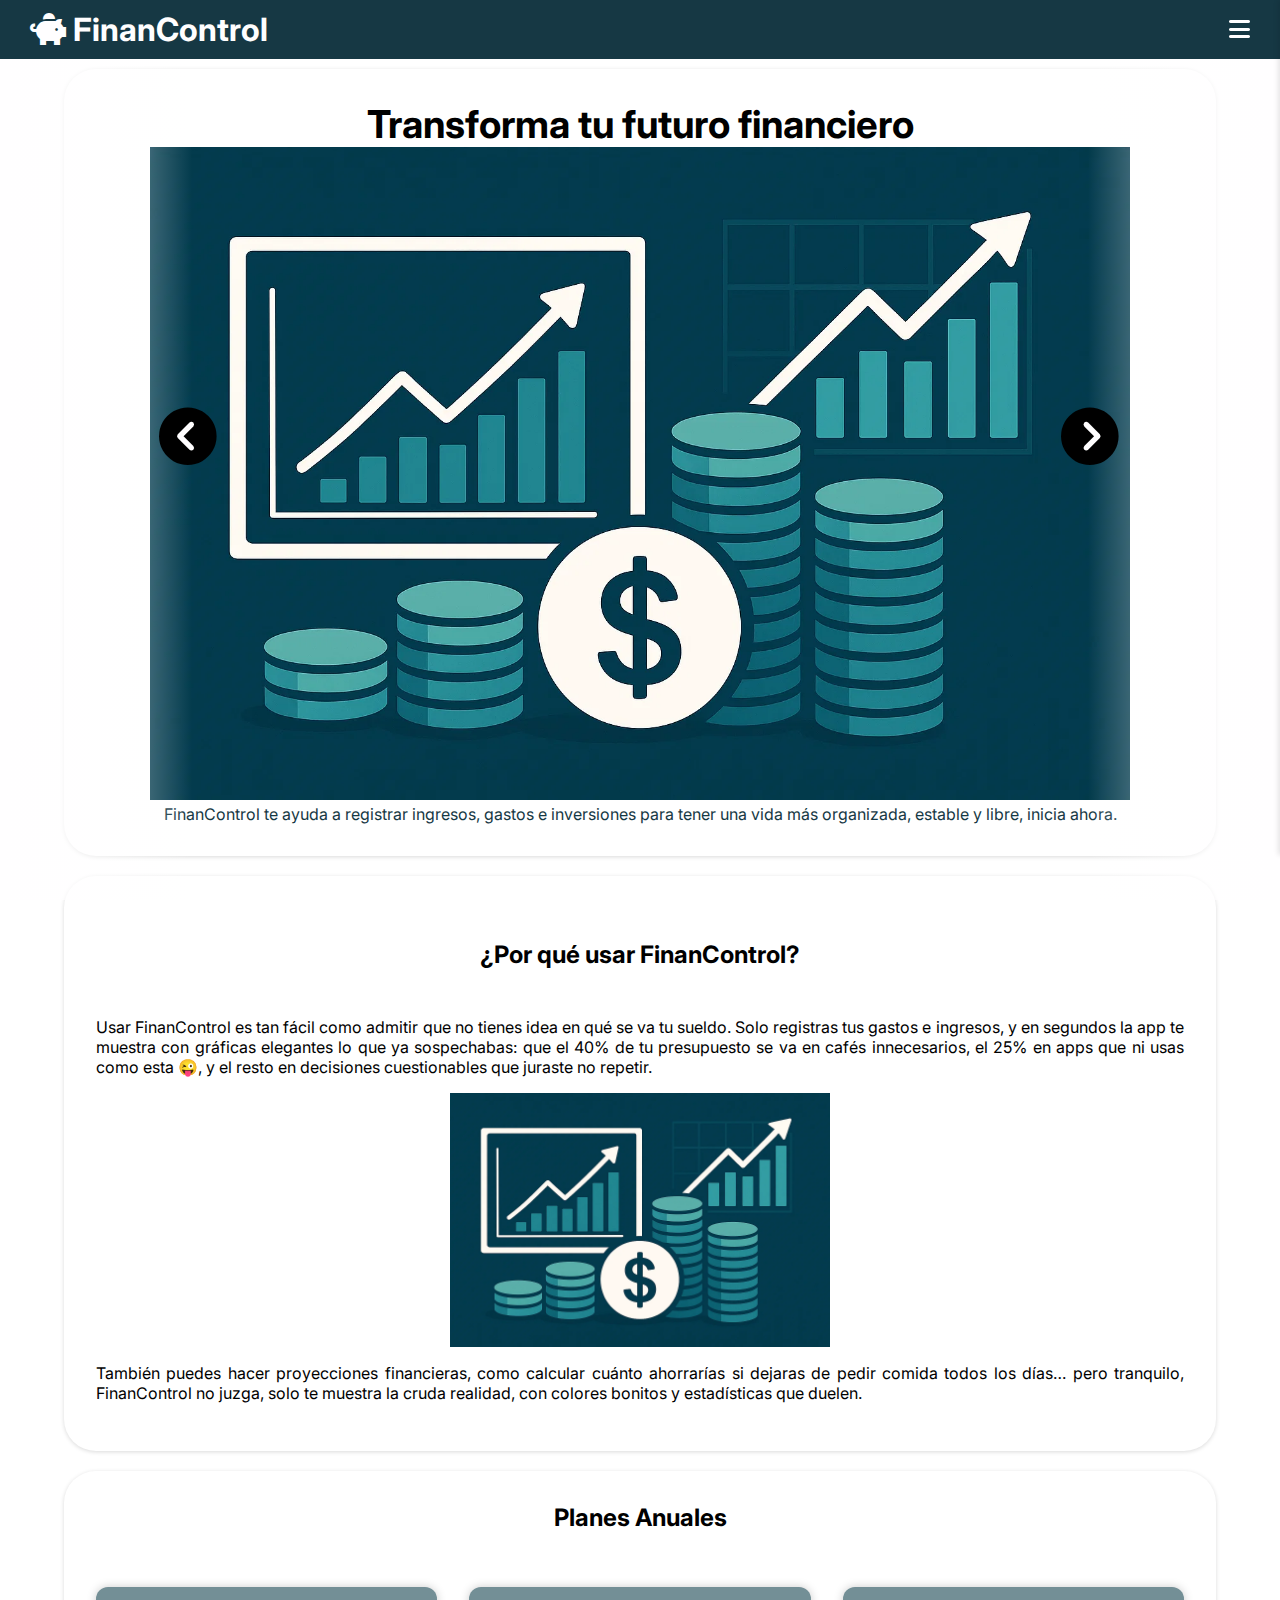
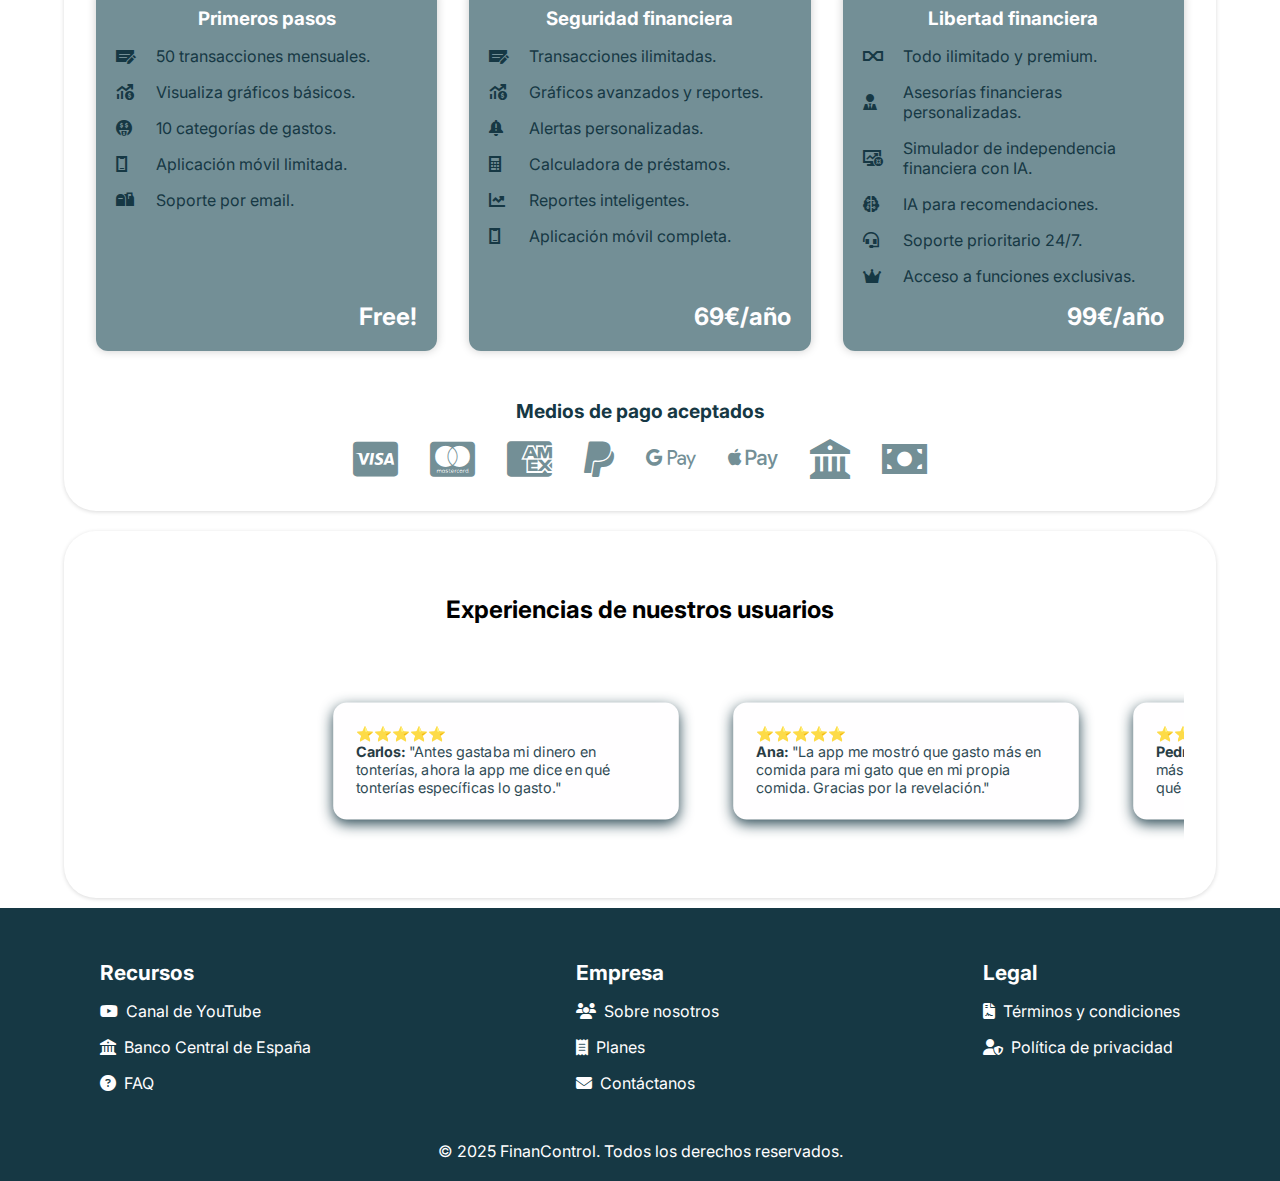
<file: index.html>
<!DOCTYPE html>
<html lang="es">

<head>
    <meta charset='utf-8'>
    <meta http-equiv='X-UA-Compatible' content='IE=edge'>
    <title>💹 index - FinanControl</title>
    <meta name='viewport' content='width=device-width, initial-scale=1'>
    <meta name="description" content="FinanControl: Controla tus finanzas, ahorra y planifica tu futuro financiero.">
    <link rel='stylesheet' type='text/css' media='screen' href='css/main.css'>
    <link rel='stylesheet' type='text/css' media='screen' href='css/responsive.css'>
    <!-- uso de funtes -->
    <link rel='stylesheet' type='text/css' media='screen' href='assets/fonts/awesome/css/all.css'>
    <link rel='stylesheet' type='text/css' media='screen' href='assets/fonts/awesome/css/sharp-solid.css'>
    <link href="https://fonts.googleapis.com/css2?family=Inter:wght@400;600&display=swap" rel="stylesheet">
    <script src='js/main.js'></script>
</head>

<body class="index-page">
    <!-- Navegación superior -->
    <header class="header" aria-label="Encabezado del sitio">
        <nav class="navbar" aria-label="Menú principal">
            <div class="navbar__logo">
                <i class="fa-sharp fa-solid fa-piggy-bank" aria-hidden="true"></i>
                <span class="navbar__title">FinanControl</span>
            </div>
            <button class="navbar__toggle" aria-label="Abrir menú" aria-controls="main-menu" aria-expanded="false">
                <i class="fa-solid fa-bars" aria-hidden="true"></i>
            </button>
            <div class="mobile-nav" id="main-menu" role="navigation" aria-label="Menú móvil">
                <ul class="navbar__nav">
                    <li class="navbar__item">
                        <a href="index.html" class="navbar__link">
                            <i class="fa-sharp fa-solid fa-house" aria-hidden="true"></i>
                            <span>Inicio</span>
                        </a>
                    </li>
                    <li class="navbar__item">
                        <a href="index.html#planes" class="navbar__link">
                            <i class="fa-sharp fa-solid fa-receipt"></i>
                            <span>Planes</span>
                        </a>
                    </li>
                    <li class="navbar__item">
                        <a href="about.html" class="navbar__link">
                            <i class="fa-sharp fa-solid fa-building"></i>
                            <span>Sobre Nosotros</span>
                        </a>
                    </li>
                    <li class="navbar__item">
                        <a href="contactanos.html" class="navbar__link">
                            <i class="fa-sharp fa-solid fa-envelope"></i>
                            <span>Contactanos</span>
                        </a>
                    </li>
                    <li class="navbar__item">
                        <a href="login.html" class="navbar__link navbar__link--accent">
                            <i class="fa-sharp fa-solid fa-right-to-bracket"></i>
                            <span>Acceder</span>
                        </a>
                    </li>
                </ul>
                <div class="navbar__social">
                    <a href="#" class="navbar__social-icon navbar__social-icon--bounce" aria-label="Instagram">
                        <i class="fa-brands fa-square-instagram" aria-hidden="true"></i>
                    </a>
                    <a href="#" class="navbar__social-icon navbar__social-icon--bounce" aria-label="WhatsApp">
                        <i class="fa-brands fa-square-whatsapp" aria-hidden="true"></i>
                    </a>
                    <a href="#" class="navbar__social-icon navbar__social-icon--bounce" aria-label="Facebook">
                        <i class="fa-brands fa-square-facebook" aria-hidden="true"></i>
                    </a>
                    <a href="#" class="navbar__social-icon navbar__social-icon--bounce" aria-label="YouTube">
                        <i class="fa-brands fa-square-youtube" aria-hidden="true"></i>
                    </a>
                    <a href="#" class="navbar__social-icon navbar__social-icon--bounce" aria-label="GitHub">
                        <i class="fa-brands fa-square-github" aria-hidden="true"></i>
                    </a>
                </div>
            </div>
        </nav>
    </header>

    <main class="main" id="main-content" tabindex="-1">
        <!-- Hero: Ventajas del app -->
        <section class="section" aria-labelledby="hero-title">
            <h1 class="hero__title" id="hero-title">Transforma tu futuro financiero</h1>
            <div class="hero__slider">
                <div class="hero__slider-content">
                    <picture>
                        <source srcset="assets/images/Converted/Aumenta_Dinero.png" type="image/png">
                        <img src="assets/images/Aumenta_Dinero.webp"
                            alt="Muestra las ventajas de ahorrar y hacer crecer tu dinero" class="hero__image"
                            loading="lazy" decoding="async">
                    </picture>
                    <p class="hero__description">FinanControl te ayuda a registrar ingresos, gastos e
                        inversiones para tener una vida más organizada, estable y libre, inicia ahora.</p>
                </div>
                <div class="hero__slider-content">
                    <picture>
                        <source srcset="assets/images/Converted/Aumenta_Finanzas.png" type="image/png">
                        <img src="assets/images/Aumenta_Finanzas.webp" alt="Ahorra solo o en familia"
                            class="hero__image" loading="lazy" decoding="async">
                    </picture>
                    <p class="hero__description">FinanControl simplifica la gestión de tus finanzas personales,
                        ayudándote a tomar decisiones inteligentes para alcanzar tus metas financieras.</p>
                </div>
                <div class="hero__slider-content">
                    <picture>
                        <source srcset="assets/images/Converted/Ahorro.png" type="image/png">
                        <img src="assets/images/Ahorro.webp" alt="Ahorra solo o en familia" class="hero__image"
                            loading="lazy" decoding="async">
                    </picture>
                    <p class="hero__description">Visualiza y analiza tus hábitos financieros con gráficos
                        interactivos y descubre oportunidades para maximizar tus ahorros.</p>
                </div>
                <div class="hero__slider-content">
                    <picture>
                        <source srcset="assets/images/Converted/Finanzas.png" type="image/png">
                        <img src="assets/images/Finanzas.webp" alt="Ahorra solo o en familia" class="hero__image"
                            loading="lazy" decoding="async">
                    </picture>
                    <p class="hero__description">Planifica tu futuro financiero con herramientas inteligentes
                        que te ayudan a crear presupuestos efectivos y alcanzar la libertad financiera.</p>
                </div>
            </div>
        </section>

        <!-- Usos y beneficios -->
        <section class="section" aria-labelledby="benefits-title">
            <h2 class="section__title" id="benefits-title">¿Por qué usar FinanControl?</h2>
            <p class="section__description">Usar FinanControl es tan fácil como admitir que no tienes idea en qué se va
                tu sueldo. Solo registras tus gastos e ingresos, y en segundos la app te muestra con gráficas elegantes
                lo que ya sospechabas: que el 40% de tu presupuesto se va en cafés innecesarios, el 25% en apps que ni
                usas como esta 😜, y el resto en decisiones cuestionables que juraste no repetir.
            </p>
            <picture class="section__pictures">
                <source srcset="assets/images/Converted/Aumenta_Dinero.png" type="image/png">
                <img src="assets/images/Aumenta_Dinero.webp" alt="Ahorra solo o en familia" class="section__image"
                    loading="lazy" decoding="async">
            </picture>
            <p class="section__description">
                También puedes hacer proyecciones
                financieras, como calcular cuánto ahorrarías si dejaras de pedir comida todos los días… pero tranquilo,
                FinanControl no juzga, solo te muestra la cruda realidad, con colores bonitos y estadísticas que duelen.
            </p>
        </section>

        <!-- Sección de Planes -->
        <section id="planes" class="section plans" aria-labelledby="plans-title">
            <h2 class="plans__title" id="plans-title">Planes Anuales</h2>
            <div class="plans__grid">
                <div class="plan-card">
                    <h3 class="plan-card__title">Primeros pasos</h3>
                    <div class="plan-card__feature">
                        <i class="plan-card__icon fa-sharp fa-solid fa-money-check-pen"></i>
                        <p class="plan-card__description">50 transacciones mensuales.</p>
                    </div>
                    <div class="plan-card__feature">
                        <i class="plan-card__icon fa-sharp fa-solid fa-chart-mixed-up-circle-dollar"></i>
                        <p class="plan-card__description">Visualiza gráficos básicos.</p>
                    </div>
                    <div class="plan-card__feature">
                        <i class="plan-card__icon fa-sharp fa-solid fa-face-tongue-money"></i>
                        <p class="plan-card__description">10 categorías de gastos.</p>
                    </div>
                    <div class="plan-card__feature">
                        <i class="plan-card__icon fa-sharp fa-solid fa-mobile-iphone"></i>
                        <p class="plan-card__description">
                            Aplicación móvil limitada.</p>
                    </div>
                    <div class="plan-card__feature">
                        <i class="plan-card__icon fa-sharp fa-solid fa-mailbox-flag-up"></i>
                        <p class="plan-card__description">Soporte por email.</p>
                    </div>
                    <span class="plan-card__price">Free!</span>
                </div>
                <div class="plan-card">
                    <h3 class="plan-card__title">Seguridad financiera</h3>
                    <div class="plan-card__feature">
                        <i class="plan-card__icon fa-sharp fa-solid fa-money-check-pen"></i>
                        <p class="plan-card__description">
                            Transacciones ilimitadas.
                        </p>
                    </div>
                    <div class="plan-card__feature">
                        <i class="plan-card__icon fa-sharp fa-solid fa-chart-mixed-up-circle-dollar"></i>
                        <p class="plan-card__description">
                            Gráficos avanzados y reportes.
                        </p>
                    </div>
                    <div class="plan-card__feature">
                        <i class="plan-card__icon fa-sharp fa-solid fa-bell-exclamation"></i>
                        <p class="plan-card__description">
                            Alertas personalizadas.
                        </p>
                    </div>
                    <div class="plan-card__feature">
                        <i class="plan-card__icon fa-sharp fa-solid fa-calculator"></i>
                        <p class="plan-card__description">
                            Calculadora de préstamos.
                        </p>
                    </div>
                    <div class="plan-card__feature">
                        <i class="plan-card__icon fa-sharp fa-solid fa-chart-line-up"></i>
                        <p class="plan-card__description">
                            Reportes inteligentes.
                        </p>
                    </div>
                    <div class="plan-card__feature">
                        <i class="plan-card__icon fa-sharp fa-solid fa-mobile-iphone"></i>
                        <p class="plan-card__description">
                            Aplicación móvil completa.
                        </p>
                    </div>
                    <span class="plan-card__price">69€/año</span>
                </div>
                <div class="plan-card">
                    <h3 class="plan-card__title">Libertad financiera</h3>
                    <div class="plan-card__feature">
                        <i class="plan-card__icon fa-sharp fa-solid fa-infinity"></i>
                        <p class="plan-card__description">
                            Todo ilimitado y premium.
                        </p>
                    </div>
                    <div class="plan-card__feature">
                        <i class="plan-card__icon fa-sharp fa-solid fa-user-tie"></i>
                        <p class="plan-card__description">Asesorías financieras personalizadas.</p>
                    </div>
                    <div class="plan-card__feature">
                        <i class="plan-card__icon fa-sharp fa-solid fa-display-chart-up-circle-currency"></i>
                        <p class="plan-card__description">
                            Simulador de independencia financiera con IA.
                        </p>
                    </div>
                    <div class="plan-card__feature">
                        <i class="plan-card__icon fa-sharp fa-solid fa-brain-circuit"></i>
                        <p class="plan-card__description">
                            IA para recomendaciones.
                        </p>
                    </div>
                    <div class="plan-card__feature">
                        <i class="plan-card__icon fa-sharp fa-solid fa-headset"></i>
                        <p class="plan-card__description">
                            Soporte prioritario 24/7.
                        </p>
                    </div>
                    <div class="plan-card__feature">
                        <i class="plan-card__icon fa-sharp fa-solid fa-crown"></i>
                        <p class="plan-card__description">
                            Acceso a funciones exclusivas.
                        </p>
                    </div>
                    <span class="plan-card__price">99€/año</span>
                </div>
            </div>

            <div class="payment-methods">
                <h3 class="payment-methods__title">Medios de pago aceptados</h3>
                <div class="payment-methods__grid">
                    <!-- Tarjetas de crédito/débito principales -->
                    <i class="fa-brands fa-cc-visa" title="Visa"></i>
                    <i class="fa-brands fa-cc-mastercard" title="Mastercard"></i>
                    <i class="fa-brands fa-cc-amex" title="American Express"></i>

                    <!-- Métodos digitales populares en España -->
                    <i class="fa-brands fa-paypal" title="PayPal"></i>
                    <i class="fa-brands fa-google-pay" title="Google Pay"></i>
                    <i class="fa-brands fa-apple-pay" title="Apple Pay"></i>

                    <!-- Otros métodos locales -->
                    <i class="fa-sharp fa-solid fa-building-columns" title="Transferencia bancaria"></i>
                    <i class="fa-sharp fa-solid fa-money-bill" title="Bizum"></i>
                </div>
            </div>
        </section>

        <!-- Testimonios -->
        <section class="section" aria-labelledby="testimonials-title">
            <h2 class="section__title" id="testimonials-title">Experiencias de nuestros usuarios</h2>
            <div class="testimonials__carousel">
                <div class="testimonial-card">⭐⭐⭐⭐⭐<br><strong class="testimonial-card__author">Carlos:</strong> <span
                        class="testimonial-card__quote">"Antes gastaba mi dinero en tonterías, ahora la app me dice en
                        qué tonterías específicas lo gasto."</span></div>
                <div class="testimonial-card">⭐⭐⭐⭐⭐<br><strong class="testimonial-card__author">Ana:</strong> <span
                        class="testimonial-card__quote">"La app me mostró que gasto más en comida para mi gato que en mi
                        propia comida. Gracias por la revelación."</span></div>
                <div class="testimonial-card">⭐⭐⭐⭐⭐<br><strong class="testimonial-card__author">Pedro:</strong> <span
                        class="testimonial-card__quote">"Descubrí que mi café diario cuesta más que mi hipoteca. Al
                        menos ahora sé por qué estoy en números rojos."</span></div>
                <div class="testimonial-card">⭐⭐⭐⭐⭐<br><strong class="testimonial-card__author">Elena:</strong> <span
                        class="testimonial-card__quote">"La calculadora de préstamos me dijo que necesito tres vidas
                        para pagar mi deuda. ¡Muy precisa!"</span></div>
                <div class="testimonial-card">⭐⭐⭐⭐⭐<br><strong class="testimonial-card__author">Miguel:</strong> <span
                        class="testimonial-card__quote">"Las notificaciones me recuerdan que soy pobre cada 5 minutos.
                        ¡Excelente servicio!"</span></div>
                <div class="testimonial-card">⭐⭐⭐⭐⭐<br><strong class="testimonial-card__author">Sara:</strong> <span
                        class="testimonial-card__quote">"Gracias a la app, ahora sé exactamente cuántos años necesito
                        trabajar para comprar medio piso."</span></div>
                <div class="testimonial-card">⭐⭐⭐⭐⭐<br><strong class="testimonial-card__author">Luis:</strong> <span
                        class="testimonial-card__quote">"La app me sugirió vender un riñón para alcanzar la libertad
                        financiera. ¡Increíble!"</span></div>
            </div>
        </section>
    </main>

    <!-- Footer -->
    <footer class="footer" aria-label="Pie de página">
        <div class="footer__columns">
            <div class="footer__column">
                <h4 class="footer__column-title">Recursos</h4>
                <ul class="footer__list">
                    <li class="footer__item">
                        <a href="https://www.youtube.com" class="footer__link" rel="noopener noreferrer"
                            target="_blank">
                            <i class="fa-brands fa-youtube" aria-hidden="true"></i>
                            <span>Canal de YouTube</span>
                        </a>
                    </li>
                    <li class="footer__item">
                        <a href="https://www.bde.es" class="footer__link" rel="noopener noreferrer" target="_blank">
                            <i class="fa-sharp fa-solid fa-building-columns"></i>
                            <span>Banco Central de España</span>
                        </a>
                    </li>
                    <li class="footer__item">
                        <a href="https://google.es" class="footer__link" rel="noopener noreferrer" target="_blank">
                            <i class="fa-solid fa-circle-question"></i>
                            <span>FAQ</span>
                        </a>
                    </li>
                </ul>
            </div>
            <div class="footer__column">
                <h4 class="footer__column-title">Empresa</h4>
                <ul class="footer__list">
                    <li class="footer__item">
                        <a href="about.html" class="footer__link">
                            <i class="fa-solid fa-users"></i>
                            <span>Sobre nosotros</span>
                        </a>
                    </li>
                    <li class="footer__item">
                        <a href="index.html#planes" class="footer__link">
                            <i class="fa-solid fa-receipt"></i>
                            <span>Planes</span>
                        </a>
                    </li>
                    <li class="footer__item">
                        <a href="contactanos.html" class="footer__link">
                            <i class="fa-solid fa-envelope"></i>
                            <span>Contáctanos</span>
                        </a>
                    </li>
                </ul>
            </div>
            <div class="footer__column">
                <h4 class="footer__column-title">Legal</h4>
                <ul class="footer__list">
                    <li class="footer__item">
                        <a href="#" class="footer__link">
                            <i class="fa-solid fa-file-contract"></i>
                            <span>Términos y condiciones</span>
                        </a>
                    </li>
                    <li class="footer__item">
                        <a href="#" class="footer__link">
                            <i class="fa-solid fa-user-shield"></i>
                            <span>Política de privacidad</span>
                        </a>
                    </li>
                </ul>
            </div>
        </div>
        <p class="footer__copyright">
            © 2025 FinanControl. Todos los derechos reservados.
        </p>
    </footer>
</body>

</html>
</file>
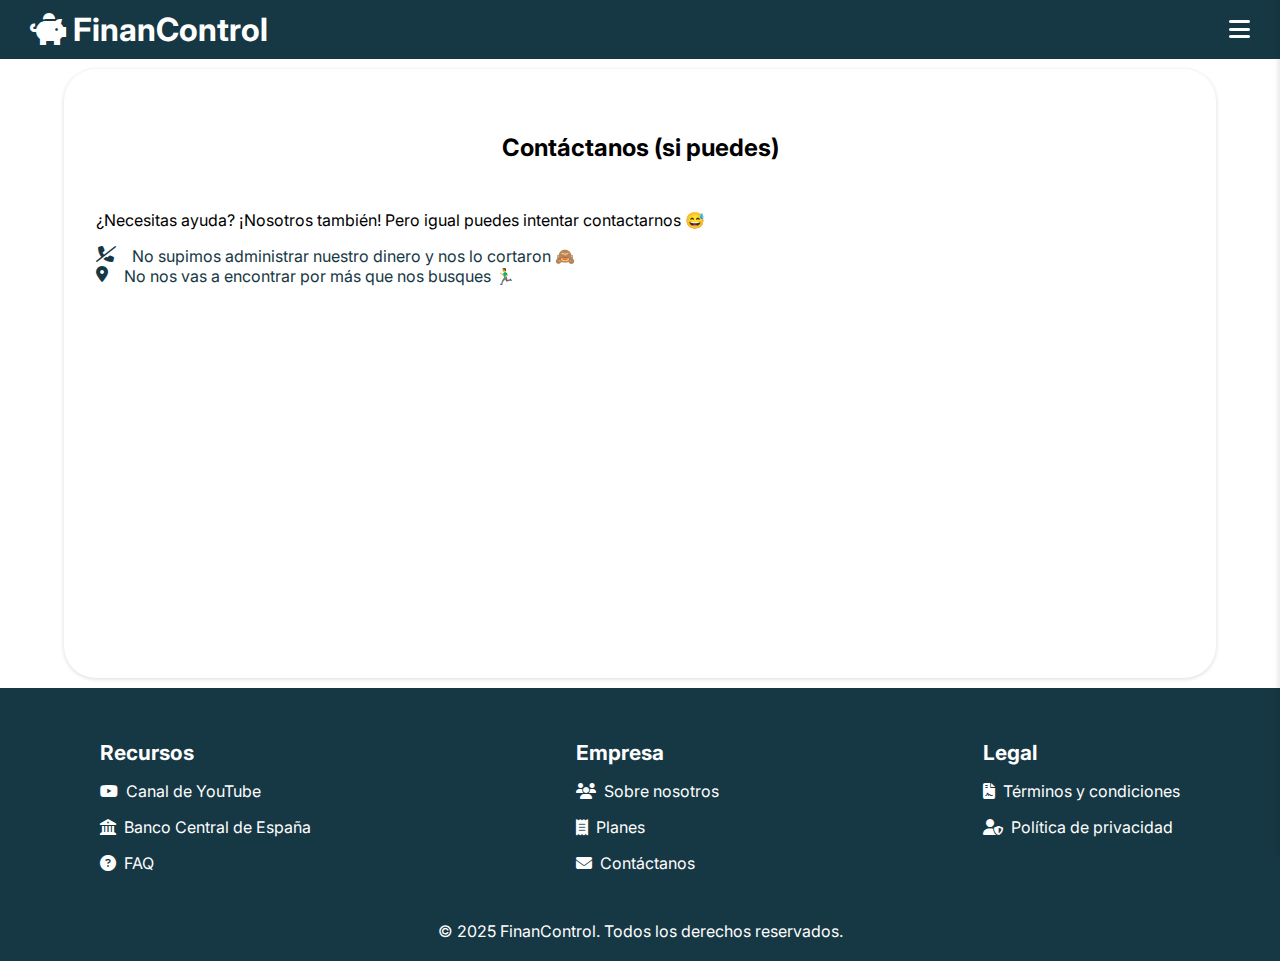
<file: contactanos.html>
<!DOCTYPE html>
<html lang="es">

<head>
    <meta charset='utf-8'>
    <meta http-equiv='X-UA-Compatible' content='IE=edge'>
    <title>💹 index - FinanControl</title>
    <meta name='viewport' content='width=device-width, initial-scale=1'>
    <meta name="description" content="FinanControl: Controla tus finanzas, ahorra y planifica tu futuro financiero.">
    <link rel='stylesheet' type='text/css' media='screen' href='css/main.css'>
    <link rel='stylesheet' type='text/css' media='screen' href='css/responsive.css'>
    <!-- uso de funtes -->
    <link rel='stylesheet' type='text/css' media='screen' href='assets/fonts/awesome/css/all.css'>
    <link rel='stylesheet' type='text/css' media='screen' href='assets/fonts/awesome/css/sharp-solid.css'>
    <link href="https://fonts.googleapis.com/css2?family=Inter:wght@400;600&display=swap" rel="stylesheet">
    <script src='js/main.js'></script>
</head>

<body class="index-page">
    <!-- Navegación superior -->
     <header class="header" aria-label="Encabezado del sitio">
        <nav class="navbar" aria-label="Menú principal">
            <div class="navbar__logo">
                <i class="fa-sharp fa-solid fa-piggy-bank" aria-hidden="true"></i>
                <span class="navbar__title">FinanControl</span>
            </div>
            <button class="navbar__toggle" aria-label="Abrir menú" aria-controls="main-menu" aria-expanded="false">
                <i class="fa-solid fa-bars" aria-hidden="true"></i>
            </button>
            <div class="mobile-nav" id="main-menu" role="navigation" aria-label="Menú móvil">
                <ul class="navbar__nav">
                    <li class="navbar__item">
                        <a href="index.html" class="navbar__link">
                            <i class="fa-sharp fa-solid fa-house" aria-hidden="true"></i>
                            <span>Inicio</span>
                        </a>
                    </li>
                    <li class="navbar__item">
                        <a href="index.html#planes" class="navbar__link">
                            <i class="fa-sharp fa-solid fa-receipt"></i>
                            <span>Planes</span>
                        </a>
                    </li>
                    <li class="navbar__item">
                        <a href="about.html" class="navbar__link">
                            <i class="fa-sharp fa-solid fa-building"></i>
                            <span>Sobre Nosotros</span>
                        </a>
                    </li>
                    <li class="navbar__item">
                        <a href="contactanos.html" class="navbar__link">
                            <i class="fa-sharp fa-solid fa-envelope"></i>
                            <span>Contactanos</span>
                        </a>
                    </li>
                    <li class="navbar__item">
                        <a href="login.html" class="navbar__link navbar__link--accent">
                            <i class="fa-sharp fa-solid fa-right-to-bracket"></i>
                            <span>Acceder</span>
                        </a>
                    </li>
                </ul>
                <div class="navbar__social">
                    <a href="#" class="navbar__social-icon navbar__social-icon--bounce" aria-label="Instagram">
                        <i class="fa-brands fa-square-instagram" aria-hidden="true"></i>
                    </a>
                    <a href="#" class="navbar__social-icon navbar__social-icon--bounce" aria-label="WhatsApp">
                        <i class="fa-brands fa-square-whatsapp" aria-hidden="true"></i>
                    </a>
                    <a href="#" class="navbar__social-icon navbar__social-icon--bounce" aria-label="Facebook">
                        <i class="fa-brands fa-square-facebook" aria-hidden="true"></i>
                    </a>
                    <a href="#" class="navbar__social-icon navbar__social-icon--bounce" aria-label="YouTube">
                        <i class="fa-brands fa-square-youtube" aria-hidden="true"></i>
                    </a>
                    <a href="#" class="navbar__social-icon navbar__social-icon--bounce" aria-label="GitHub">
                        <i class="fa-brands fa-square-github" aria-hidden="true"></i>
                    </a>
                </div>
            </div>
        </nav>
    </header>
    <main class="main" id="main-content" tabindex="-1">

        <!-- seccion de contacto -->
        <section class="section contact" aria-labelledby="contact-title">
            <h2 class="section__title" id="contact-title">Contáctanos (si puedes)</h2>
            <p class="section__description">
                ¿Necesitas ayuda? ¡Nosotros también! Pero igual puedes intentar contactarnos 😅
            </p>

            <div class="contact__info">
                <div class="contact__item">
                    <i class="fa-solid fa-phone-slash contact__icon"></i>
                    <p class="contact__text">No supimos administrar nuestro dinero y nos lo cortaron 🙈</p>
                </div>

                <div class="contact__item">
                    <i class="fa-solid fa-location-dot contact__icon"></i>
                    <p class="contact__text">No nos vas a encontrar por más que nos busques 🏃‍♂️</p>
                </div>

                <div class="contact__maps">
                    <iframe class="contact__map"
                        src="https://www.google.com/maps/embed?pb=!1m18!1m12!1m3!1d4085665.1116385544!2d-37.40232366878337!3d25.24894330107373!2m3!1f0!2f0!3f0!3m2!1i1024!2i768!4f13.1!3m3!1m2!1s0x0%3A0x0!2zMjXCsDE0JzU2LjIiTiAzN8KwMjQnMTMuOSJX!5e0!3m2!1ses!2ses!4v1627388400000!5m2!1ses!2ses"
                        style="border:0;" allowfullscreen="" loading="lazy" referrerpolicy="no-referrer-when-downgrade">
                    </iframe>
                </div>


            </div>
        </section>

    </main>

    <!-- Footer -->
    <footer class="footer" aria-label="Pie de página">
        <div class="footer__columns">
            <div class="footer__column">
                <h4 class="footer__column-title">Recursos</h4>
                <ul class="footer__list">
                    <li class="footer__item">
                        <a href="https://www.youtube.com" class="footer__link" rel="noopener noreferrer"
                            target="_blank">
                            <i class="fa-brands fa-youtube" aria-hidden="true"></i>
                            <span>Canal de YouTube</span>
                        </a>
                    </li>
                    <li class="footer__item">
                        <a href="https://www.bde.es" class="footer__link" rel="noopener noreferrer" target="_blank">
                            <i class="fa-sharp fa-solid fa-building-columns"></i>
                            <span>Banco Central de España</span>
                        </a>
                    </li>
                    <li class="footer__item">
                        <a href="https://google.es" class="footer__link" rel="noopener noreferrer" target="_blank">
                            <i class="fa-solid fa-circle-question"></i>
                            <span>FAQ</span>
                        </a>
                    </li>
                </ul>
            </div>
            <div class="footer__column">
                <h4 class="footer__column-title">Empresa</h4>
                <ul class="footer__list">
                    <li class="footer__item">
                        <a href="about.html" class="footer__link">
                            <i class="fa-solid fa-users"></i>
                            <span>Sobre nosotros</span>
                        </a>
                    </li>
                    <li class="footer__item">
                        <a href="index.html#planes" class="footer__link">
                            <i class="fa-solid fa-receipt"></i>
                            <span>Planes</span>
                        </a>
                    </li>
                    <li class="footer__item">
                        <a href="contactanos.html" class="footer__link">
                            <i class="fa-solid fa-envelope"></i>
                            <span>Contáctanos</span>
                        </a>
                    </li>
                </ul>
            </div>
            <div class="footer__column">
                <h4 class="footer__column-title">Legal</h4>
                <ul class="footer__list">
                    <li class="footer__item">
                        <a href="#" class="footer__link">
                            <i class="fa-solid fa-file-contract"></i>
                            <span>Términos y condiciones</span>
                        </a>
                    </li>
                    <li class="footer__item">
                        <a href="#" class="footer__link">
                            <i class="fa-solid fa-user-shield"></i>
                            <span>Política de privacidad</span>
                        </a>
                    </li>
                </ul>
            </div>
        </div>
        <p class="footer__copyright">
            © 2025 FinanControl. Todos los derechos reservados.
        </p>
    </footer>
</body>

</html>
</file>
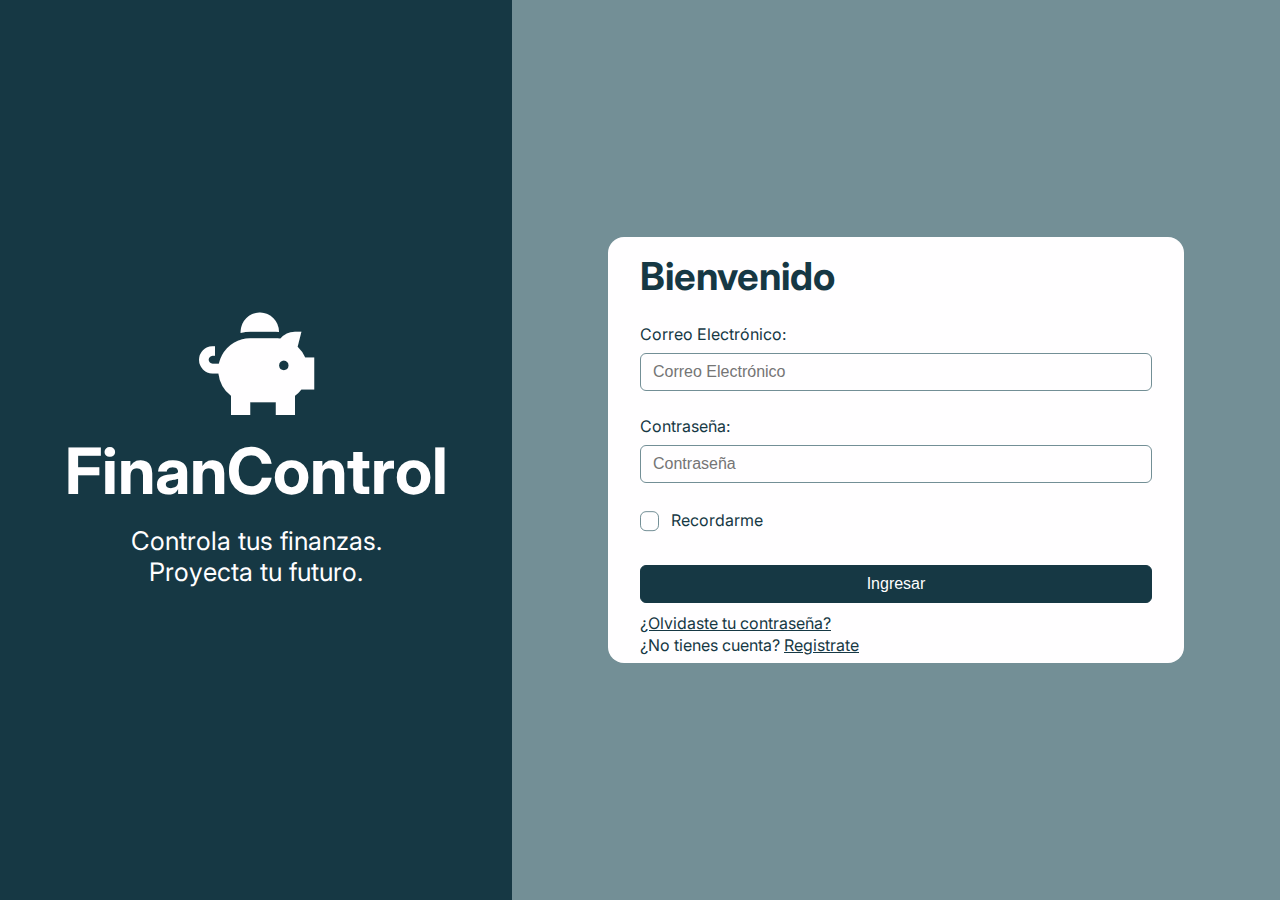
<file: login.html>
<!DOCTYPE html>
<html lang="es">

<head>
    <meta charset='utf-8'>
    <meta http-equiv='X-UA-Compatible' content='IE=edge'>
    <title>💹 Login - FinanControl</title>
    <meta name='viewport' content='width=device-width, initial-scale=1'>
    <link rel='stylesheet' type='text/css' media='screen' href='css/main.css'>
    <link rel='stylesheet' type='text/css' media='screen' href='css/responsive.css'>
    <!-- uso de funtes -->
    <link rel='stylesheet' type='text/css' media='screen' href='assets/fonts/awesome/css/all.css'>
    <link rel='stylesheet' type='text/css' media='screen' href='assets/fonts/awesome/css/sharp-solid.css'>
    <link href="https://fonts.googleapis.com/css2?family=Inter:wght@400;600&display=swap" rel="stylesheet">
    <!-- <script src='main.js'></script> -->
</head>

<body class="login-page">
    <!-- sección para crear el login -->
    <header class="login-page__header">
        <span class="fa-sharp fa-solid fa-piggy-bank login-page__icon"></span>
        <h1 class="login-page__title">FinanControl</h1>
        <p class="login-page__text">Controla tus finanzas.</p>
        <p class="login-page__text">Proyecta tu futuro.</p>
    </header>
    <main class="login-page__main" role="main">
        <div class="login-form-container">
            <h2 class="login-form-container__title">Bienvenido</h2>
            <form class="login-form" action="/ruta-destino" method="POST" id="myForm" aria-labelledby="login-title">
                <div class="login-form__input-group">
                    <label for="email" class="login-form__label">Correo Electrónico:</label>
                    <input type="email" id="email" name="email" required placeholder="Correo Electrónico"
                        class="login-form__input" aria-describedby="email-error" aria-invalid="false"
                        autocomplete="email">
                    <div id="email-error" class="error-message" aria-live="polite" style="display: none;"></div>
                </div>
                <div class="login-form__input-group">
                    <label for="password" class="login-form__label">Contraseña:</label>
                    <input type="password" id="password" name="password" required placeholder="Contraseña"
                        class="login-form__input" aria-describedby="password-error" aria-invalid="false"
                        autocomplete="current-password">
                    <div id="password-error" class="error-message" aria-live="polite" style="display: none;"></div>
                </div>
                <div class="login-form__checkbox-group">
                    <input type="checkbox" id="remember" name="remember" class="login-form__checkbox"
                        aria-describedby="remember-description">
                    <label for="remember" class="login-form__checkbox-label">Recordarme</label>
                    <div id="remember-description" class="sr-only">Mantener la sesión iniciada en este dispositivo
                    </div>
                </div>
                <button type="submit" class="btn login-form__button" aria-describedby="submit-description">
                    Ingresar
                </button>
                <div id="submit-description" class="sr-only">Iniciar sesión con las credenciales proporcionadas
                </div>
            </form>
            <a class="login-form-container__forgot-link" href="#" aria-label="Recuperar contraseña olvidada">¿Olvidaste
                tu contraseña?</a>
            <p class="login-page__register-text">¿No tienes cuenta?
                <a href="#" class="login-page__register-link" aria-label="Crear nueva cuenta">Registrate</a>
            </p>
        </div>

    </main>

</body>

</html>
</file>
<file: css/responsive.css>
/* MEDIA QUERIES PARA RESPONSIVE */

/* tables (1024 y menor) */
@media (max-width: 1024px) {

    .login-page {
        display: grid;
        grid-template-columns: 1fr;
        grid-template-rows: 30% 70%;
    }

    .login-page__icon {
        font-size: clamp(5rem, 8vw, 8rem);
        padding: 0 0 0rem 0;
    }

    .login-page__title {
        font-size: clamp(3rem, 5vw, 5rem);
        padding: 0 0 0rem 0;
    }

    .plans__grid {
        margin: 4rem 0;
        gap: 1rem;
        display: grid;
        grid-template-columns: 1fr;
        grid-template-rows: repeat(3, 1fr);
        align-items: stretch;
    }

    .navbar {
        padding: 1rem;
    }


    .hero__slider-button {
        width: 1.8rem;
        height: 1.8rem;

    }

    .hero__slider-butto-chevron {
        font-size: 2rem;
        transform: translateX(-2px) translateY(-1px);
    }



    .footer__columns{
        flex-wrap: wrap;
        margin: 1rem 1rem 1rem;
    }

    .footer__column{
        width: 27%;
    }

    .navbar__link {
        color: var(--var-text-color-white);
        text-decoration: none;
        display: flex;
        gap: 0.5rem;
        transition: color 0.3s;
        font-size: 2rem;
    }

    .responsive-video {
        width: 90%;
    }

}

@media (max-width: 1024px) and (orientation: landscape) {
    .section__video {
        padding: 0;
        max-width: 100%;
    }

    .responsive-video {
        width: 100vw;
        height: 100vh;
        object-fit: cover;
        border-radius: 0;
        position: fixed;
        top: 0;
        left: 0;
        z-index: 999;
    }
}
</file>
<file: css/main.css>
/* css reset */
* {
    margin: 0;
    padding: 0;
    border: 0;
    box-sizing: border-box;
}

/* uso de fuentes */
body {
    font-family: 'Inter', sans-serif;
}

:root {

    /* definición de variables para el layaout background*/
    --var-background-color-dark-d: #0f2930;
    --var-background-color-dark: #163844;
    --var-background-color-ligth-d: #465c61;
    --var-background-color-ligth: #738F96;
    --var-background-color-white: #FFFEFF;

    /* definición de colores para los textos */
    --var-text-color-dark: var(--var-background-color-dark);
    --var-text-color-ligth: var(--var-background-color-ligth);
    --var-text-color-white: var(--var-background-color-white);

}


/* sección del login */
.login-page {
    /* Estilos para el contenedor principal de la página de login */
    display: grid;
    grid-template-columns: 0.8fr 1.2fr;
    height: 100vh;
}

.login-page__header {
    /* Estilos para el header de la página de login */
    display: flex;
    flex-direction: column;
    align-items: center;
    justify-content: center;
    background-color: var(--var-background-color-dark);
    color: var(--var-text-color-white);
    user-select: none;
}

.login-page__icon {
    /* Estilos para el icono del título */
    font-size: clamp(6rem, 8vw, 8rem);
    padding: 0 0 1rem 0;
}

.login-page__title {
    /* Estilos para el título principal */
    font-size: clamp(3rem, 5vw, 5rem);
    padding: 0 0 1rem 0;
}

.login-page__text {
    font-size: clamp(1rem, 2vw, 2rem);
}

.login-page__main {
    /* Estilos para el contenido principal */
    background-color: var(--var-background-color-ligth);
    color: var(--var-text-color-dark);
    display: flex;
    flex-direction: column;
    align-items: center;
    justify-content: center;
    height: 100%;
}


/* bloque: login-form */
.login-form {
    /* Estilos para el formulario */
    padding: 0.5rem 2rem;
}

.login-form-container {
    /* Estilos para el contenedor del formulario */
    background-color: var(--var-background-color-white);
    border-radius: 1rem;
    display: flex;
    flex-direction: column;
    width: 75%;
}

.login-form-container__title {
    /* Estilos para el título del contenedor */
    padding: 1rem 0 0 2rem;
    font-size: clamp(2rem, 3vw, 3rem);
    user-select: none;
}

.login-form__input-group {
    display: grid;
    grid-template-rows: repeat(2, 1fr);
    padding: 0.5rem 0;
}

.login-form__label {
    display: block;
    width: 100%;
    padding: 0.4rem 0;
    font-size: 1rem;
    font-weight: 400;
    line-height: 1.5;
    user-select: none;
}

.login-form__input {
    display: block;
    width: 100%;
    padding: 0.375rem 0.75rem;
    font-size: 1rem;
    font-weight: 400;
    line-height: 1.5;
    color: var(--var-text-color-dark);
    background-color: var(--var-text-color-white);
    background-image: none;
    border: 0.0625rem solid var(--var-text-color-ligth);
    border-radius: 0.375rem;
    transition: border-color 0.30s ease-in-out,
        box-shadow 0.30s ease-in-out;
}

.login-form__input:focus {
    color: #212529;
    background-color: var(--var-text-color-white);
    border: 0.0625rem solid var(--var-text-color-dark);
    outline: 0;
    box-shadow: 0 0 0 0.1rem var(--var-text-color-dark);
}

.login-form__checkbox-group {
    /* Estilos para el grupo del checkbox */
    padding: 1rem 0;
    user-select: none;

}

.login-form__checkbox {
    margin: 0 0.5rem 0 0;
    transform: translate(0, 0.26rem);
    color: var(--var-text-color-dark);
    background-color: var(--var-text-color-white);
    background-image: none;
    border: 0.0625rem solid var(--var-text-color-ligth);
    border-radius: 0.375rem;
    appearance: none;
    -webkit-appearance: none;
    -moz-appearance: none;
    width: 1.2rem;
    height: 1.2rem;
    padding: 0;
    cursor: pointer;
    position: relative;
    transition: border-color 0.30s ease-in-out,
        box-shadow 0.30s ease-in-out;
}

.login-form__checkbox:checked {
    background-color: var(--var-background-color-dark);
    border-color: var(--var-background-color-dark);
}

/* Agregar un indicador visual para cuando esté marcado */
.login-form__checkbox:checked::after {
    content: "✓";
    color: var(--var-text-color-white);
    font-size: 0.9rem;
    position: absolute;
    top: 50%;
    left: 50%;
    transform: translate(-50%, -50%);
    font-weight: bold;
}

.login-form__checkbox-label {
    font-size: 1rem;
    font-weight: 400;
    line-height: 1.5;
}

.login-form-container__forgot-link {
    padding: 0 2rem 0 2rem;
    font-size: 1rem;
    font-weight: 400;
    line-height: 1.5;
    user-select: none;
    color: var(--var-text-color-dark);
    text-decoration: underline;
}

.login-page__register-text {
    padding: 0 0 0.5rem 2rem;
    color: var(--var-text-color-dark);
    font-size: 1rem;
    user-select: none;
}

.login-page__register-link {
    color: var(--var-text-color-dark);
}


/* BLoque Index */

/* header */
.index-page {
    display: flex;
    flex-direction: column;
}

.header {
    background: var(--var-background-color-dark);
    position: sticky;
    top: 0;
    z-index: 10;
}

.navbar {
    display: flex;
    justify-content: space-between;
    align-items: center;
    padding: 10px 30px;
    flex-wrap: wrap;
    color: var(--var-text-color-white);
}

.navbar__logo {
    font-size: 2rem;
    font-weight: bold;
}

.navbar__title {
    color: var(--var-background-color-white);
    font-size: 2rem;
}

.navbar__nav {
    display: flex;
    gap: 20px;
    list-style: none;
}

.navbar__link {
    color: var(--var-text-color-white);
    text-decoration: none;
    display: flex;
    gap: 0.5rem;
    transition: color 0.3s;
    font-size: 1rem;
}

.navbar__link:hover {
    color: var(--var-text-color-ligth);
}

.navbar__social {
    display: flex;
    flex-direction: row;
    gap: 0.5rem;
}

.navbar__social-icon {
    color: var(--var-text-color-white);
    font-size: 2rem;
    text-decoration: none;
}


.navbar__toggle {
    display: block;
    background: none;
    border: none;
    font-size: 1.5rem;
    cursor: pointer;
    color: var(--var-text-color);
    z-index: 100;
}

.mobile-nav {
    display: flex;
    flex-direction: column;
    justify-content: space-between;
    position: fixed;
    align-items: baseline;
    top: 0;
    right: -100%;
    width: 100%;
    height: 95vh;
    background-color: var(--var-background-color-white);
    padding: 0 0 0 3rem;
    transition: right 0.3s ease;
    box-shadow: -2px 0 5px rgba(0, 0, 0, 0.1);
    z-index: 99;
}

.mobile-nav.active {
    right: 0;
    background-color: var(--var-background-color-dark);
}

.navbar__nav {
    flex-direction: column;
    margin: 4rem 0 0 0;
}

.navbar__item {
    margin: 0.5rem 0;
}

.navbar__social {
    width: calc(100% - 3rem);
    gap: 0;
    align-items: center;
    justify-content: space-between;
    margin: 0 0 2rem 0;
}

.navbar__social-icon {
    font-size: clamp(1.5rem, 5vw, 5vw);
    text-decoration: none;
}

/*sección de iconos de redes sociales

/*din de sección de inconos de redes sociales

/* sección del main */
.main {
    display: flex;
    flex-direction: column;
    align-items: center;
}

.section {
    /* estilo para todas las secciónes */
    width: 90vw;
    border-radius: 2rem;
    margin: 10px 0;
    box-shadow: 0 1px 4px rgba(0, 0, 0, 0.15);
    padding: 2rem;
}

.section__title {
    text-align: center;
    margin: 2rem 0;
}

.section__description {
    text-align: justify;
    padding: 1rem 0;
}

.section__pictures {
    display: flex;
    align-items: center;
    justify-content: center;
    align-content: center;
    width: 100%;
}

.section__image {
    width: 35%;
}

/* sección de introducción */

.hero__title {
    text-align: center;
    font-size: clamp(2rem, 3vw, 3rem);
}

.hero__slider {
    position: relative;
    width: 90%;
    margin: 0 auto;
    overflow: hidden;
}

.hero__slider-content {
    display: none;
    animation: fade 0.5s ease-in-out;
}

.hero__slider-content.active {
    display: flex;
    flex-direction: column;
    align-items: center;
    text-align: center;
}

.hero__image {
    width: clamp(100%, 60%, 70%);
}

.hero__slider-button {
    position: absolute;
    top: clamp(30%, 40%, 50%);
    /* transform: translateY(-50%) translateX(0%); */
    background: var(--var-background-color-white);
    border: none;
    border-radius: 50%;
    width: 40px;
    height: 40px;
    cursor: pointer;
    transition: all 0.3s ease;
    z-index: 1;
}

.hero__slider-button:hover {
    background: var(--var-background-color-ligth-d);
}

.hero__slider-butto-chevron {
    font-size: 3rem;
    transform: scale(1.2) translateX(-5px) translateY(-5px);
}

.hero__slider-button--prev {
    left: 20px;
}

.hero__slider-button--next {
    right: 18px;
}

.hero__description {
    color: var(--var-background-color-dark)
}

/* fin sección introducción */



/* sección de planes */
.plans {
    display: flex;
    flex-direction: column;
    align-items: center;
}

.plans__title {
    height: 20px;
}

.plans__grid {
    margin: 4rem 0;
    gap: 2rem;
    display: grid;
    grid-template-columns: repeat(3, 1fr);
    grid-template-rows: 1fr;
    align-items: stretch;
}

.plan-card {
    display: flex;
    flex-direction: column;
    background: var(--var-background-color-ligth);
    padding: 20px;
    border-radius: 12px;
    box-shadow: 0 0 10px #ccc;
    height: 100%;
    gap: 1rem;
    transition: background-color 0.2s ease-in-out;
}

.plan-card:hover {
    background: var(--var-background-color-ligth-d);
}

.plan-card__title {
    text-align: center;
    color: var(--var-text-color-white);
}

.plan-card__feature {
    display: grid;
    grid-template-columns: 0.1fr 1.9fr;
    align-items: center;
    flex-direction: row;
    gap: 0.5rem
}

.plan-card__price {
    text-align: right;
    color: var(--var-background-color-white);
    font-weight: bold;
    font-size: clamp(1rem, 1.5rem, 1.5rem);
}

.plan-card__icon {
    color: var(--var-background-color-dark);
    width: 2rem;
}

.plan-card__description {
    color: var(--var-text-color-dark)
}

.plan-card:hover .plan-card__icon {
    color: var(--var-background-color-white);
    transition: color 0.2s ease-in-out;

}

.plan-card:hover .plan-card__description {
    color: var(--var-text-color-white);
    transition: color 0.2s ease-in-out;
}

.plan-card__price {
    margin-top: auto;
}

.payment-methods {
    margin: -1rem 0 0 0;
    text-align: center;
}

.payment-methods__title {
    font-size: 1.2rem;
    margin: 0 0 1rem 0;
    color: var(--var-text-color-dark);
}

.payment-methods__grid {
    display: flex;
    justify-content: center;
    gap: 2rem;
    flex-wrap: wrap;
}

.payment-methods__grid i {
    font-size: 2.5rem;
    color: var(--var-text-color-ligth);
    transition: color 0.3s ease;
}

.payment-methods__grid i:hover {
    color: var(--var-text-color-dark);
    display: inline-block;
    animation: beat 0.5s ease-in-out infinite;
}

/* sección de comentarios */
.testimonios {
    padding: 40px 20px;
    background: var(--color-claro);
    text-align: center;
}

.testimonials__carousel {
    display: flex;
    align-items: center;
    overflow-x: auto;
    gap: 1rem;
    padding: 40px 20%;
    scroll-behavior: smooth;
    scrollbar-width: none;
    scroll-snap-type: x mandatory;
    -webkit-overflow-scrolling: touch;
    /* position: relative; */
}

.testimonial-card {
    min-width: 10rem;
    max-width: 30vw;
    background: var(--var-background-color-white);
    border-radius: 15px;
    padding: 25px;
    box-shadow: 0 5px 15px var(--var-background-color-dark);
    flex-shrink: 0;
    scroll-snap-align: center;
    transition: all 0.3s ease;
    opacity: 0.9;
    transform: scale(0.9);
    user-select: none;
}

/* Efecto para el elemento centrado/activo */
.testimonial-card:hover,
.testimonial-card.active {
    transform: scale(1.05);
    box-shadow: 0 8px 16px var(--var-background-color-dark);
    color: var(--var-background-color-dark);
}

/* Ocultar scrollbar pero mantener funcionalidad */
.testimonials__carousel::-webkit-scrollbar {
    display: none;
}

/* Efecto de desvanecimiento en los bordes */
.testimonials__carousel::before,
.testimonials__carousel::after {
    content: '';
    position: absolute;
    top: 0;
    height: 100%;
    width: 15%;
    pointer-events: none;
}

.testimonials__carousel::before {
    left: 0;
    background: linear-gradient(to right, var(--var-background-color-white), transparent);
}

.testimonials__carousel::after {
    right: 0;
    background: linear-gradient(to left, var(--var-background-color-white), transparent);
}

.testimonial-card__author {
    color: var(--var-background-color-dark-d);
}

.testimonial-card__quote {
    color: var(--var-background-color-dark);
}

/* secciòn del footer */
.footer {
    background: var(--var-background-color-dark);
    color: var(--var-text-color-white);
    padding: 20px;
    text-align: center;
}

.footer__column-title {
    font-size: 1.3em;
    margin: 1rem 0;
    text-align: left;
}

.footer__columns {
    display: flex;
    justify-content: space-between;
    flex-wrap: wrap;
    margin: 1rem 5rem 2rem;
}

.footer__link {
    display: flex;
    flex-direction: row;
    gap: 0.5rem;
    align-items: center;
}

.footer__list {
    list-style: none;
    text-align: left;
}

.footer__item {
    margin: 1rem 0;
}

.footer__link {
    margin: 1rem 0;
    text-decoration: none;
    color: var(--var-text-color-white);
    transition: color 0.3s ease-in-out;
}

.footer__link:hover {
    color: var(--var-text-color-ligth);
}

.footer__copyright {
    color: var(--var-background-color-white);
}


/* seccion del video */

.responsive-video {
    width: 50%;
    height: auto;
    border-radius: 1rem;
    box-shadow: 0 4px 6px rgba(0, 0, 0, 0.1);
}

.section__video {
    width: 100%;
    display: flex;
    align-items: center;
    justify-content: center;
}

/* seccion de concatanos */

.contact__item {
    display: flex;
    gap: 1rem;
    color: var(--var-background-color-dark)
}
.contact__maps {
    width: 100%;
    height: 40vh;
}
.contact__map {
    width: 100%;
    height: 40vh;
}


/* BLOQUE: Elementos */
/* 1. Botones */
.btn {
    display: inline-block;
    font-weight: 400;
    line-height: 1.5;
    color: var(--var-text-color-white);
    text-align: center;
    text-decoration: none;
    vertical-align: middle;
    cursor: pointer;
    user-select: none;
    background-color: var(--var-background-color-dark);
    border: 0.0625rem solid var(--var-background-color-dark);
    padding: 0.375rem 0.75rem;
    font-size: 1rem;
    border-radius: 0.375rem;
    transition: color 0.15s ease-in-out,
        background-color 0.15s ease-in-out,
        border-color 0.15s ease-in-out,
        box-shadow 0.15s ease-in-out;
    width: 100%;
    margin-top: 1rem;
}

.btn:hover {
    color: var(--var-text-color-white);
    background-color: var(--var-background-color-dark-d);
    border-color: var(--var-background-color-ligth-d);
    box-shadow: 0 0.25rem 0.5rem rgba(22, 56, 68, 0.3);
}

.btn:focus {
    color: var(--var-text-color-white);
    background-color: var(--var-background-color-ligth-d);
    border-color: var(--var-background-color-ligth-d);
    outline: 0;
    box-shadow: 0 0 0 0.2rem rgba(22, 56, 68, 0.25);
}

.btn:active {
    color: var(--var-text-color-white);
    background-color: var(--var-background-color-ligth-d);
    border-color: var(--var-background-color-ligth-d);
    transform: translateY(0);
    box-shadow: 0 0.125rem 0.25rem rgba(22, 56, 68, 0.2);
}

.btn:disabled {
    pointer-events: none;
    opacity: 0.65;
    cursor: not-allowed;
}

.btn--light {
    background-color: var(--var-background-color-ligth);
    border-color: var(--var-background-color-ligth);
}

.btn--light:hover {
    background-color: var(--var-background-color-ligth-d);
    border-color: var(--var-background-color-ligth-d);
    box-shadow: 0 0.25rem 0.5rem rgba(115, 143, 150, 0.3);
}

.btn--light:focus {
    background-color: var(--var-background-color-ligth-d);
    border-color: var(--var-background-color-ligth-d);
    outline: 0;
    box-shadow: 0 0 0 0.2rem rgba(115, 143, 150, 0.25);
}

.btn--light:active {
    background-color: var(--var-background-color-ligth-d);
    border-color: var(--var-background-color-ligth-d);
    transform: translateY(0);
    box-shadow: 0 0.125rem 0.25rem rgba(115, 143, 150, 0.2);
}

/* sección de animaciones y clases */

@keyframes beat {
    0% {
        transform: scale(1);
    }

    50% {
        transform: scale(1.2);
    }

    100% {
        transform: scale(1);
    }
}

@keyframes fade {
    from {
        opacity: 0.1;
    }

    to {
        opacity: 1;
    }
}

.beat {
    display: inline-block;
    animation: beat 0.5s ease-in-out infinite;
}
</file>
<file: assets/fonts/awesome/css/sharp-solid.css>
/*!
 * Font Awesome Pro 6.7.2 by @fontawesome - https://fontawesome.com
 * License - https://fontawesome.com/license (Commercial License)
 * Copyright 2024 Fonticons, Inc.
 */
:root, :host {
  --fa-style-family-sharp: 'Font Awesome 6 Sharp';
  --fa-font-sharp-solid: normal 900 1em/1 'Font Awesome 6 Sharp'; }

@font-face {
  font-family: 'Font Awesome 6 Sharp';
  font-style: normal;
  font-weight: 900;
  font-display: block;
  src: url("../webfonts/fa-sharp-solid-900.woff2") format("woff2"), url("../webfonts/fa-sharp-solid-900.ttf") format("truetype"); }

.fass,
.fa-solid {
  font-weight: 900; }
</file>
